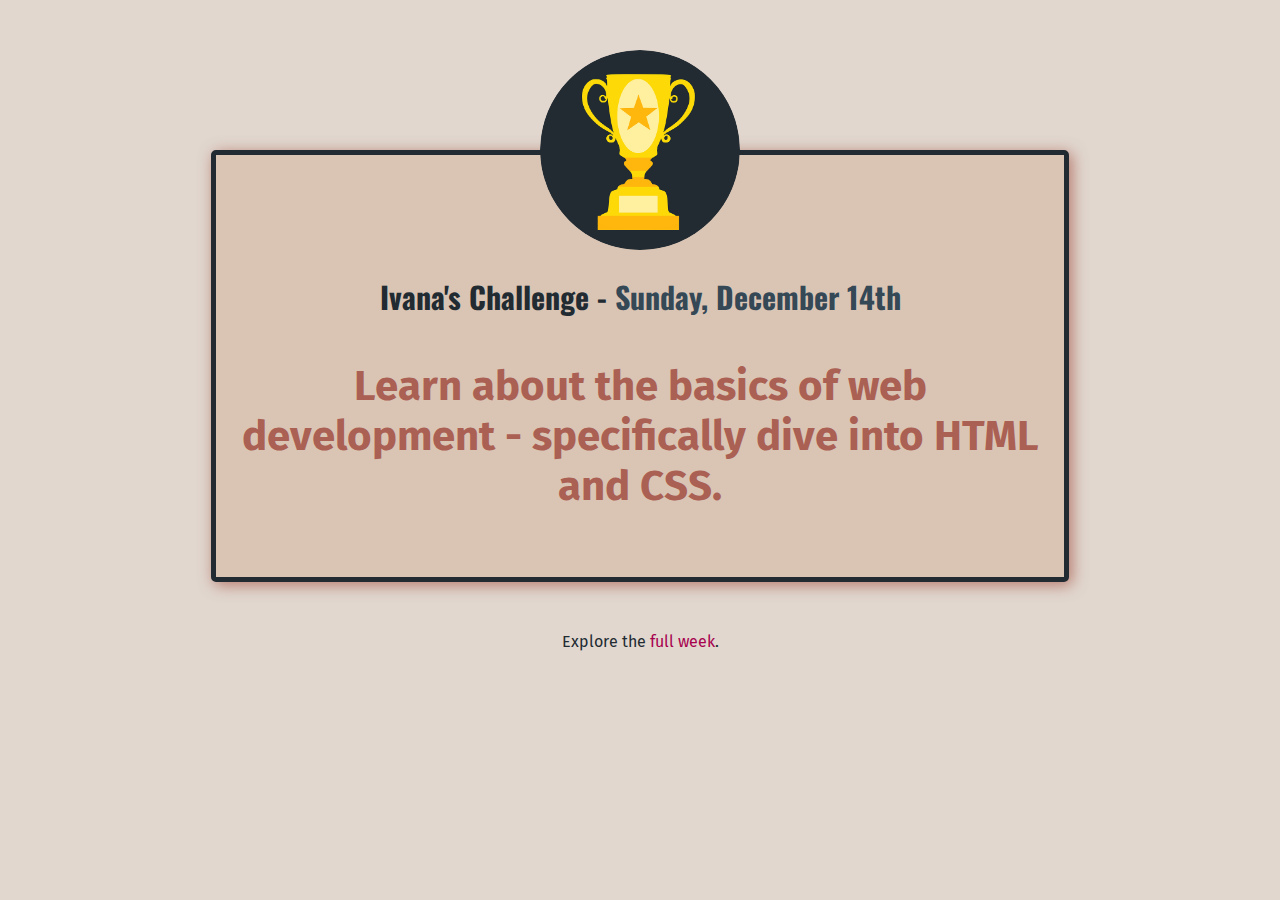
<file: 01-first-website-days-1-8/index.html>
<!DOCTYPE html>
<html lang="en">
  <head>
    <meta charset="UTF-8" />
    <meta name="viewport" content="width=device-width, initial-scale=1.0" />
    <title>My Daily Challenge</title>
    <link rel="stylesheet" href="styles/shared.css" />
    <link rel="stylesheet" href="styles/daily-challenge.css" />
    <link
      href="https://fonts.googleapis.com/css2?family=Fira+Sans:wght@400;700&family=Oswald:wght@700&display=swap"
      rel="stylesheet"
    />
  </head>
  <body>
    <div id="main-section">
      <main>
        <img src="images/trophy.png" alt="Trophy Image" />
        <h1>Ivana's Challenge - <span>Sunday, December 14th</span></h1>
        <p id="todays-challenge">
          Learn about the basics of web development - specifically dive into
          HTML and CSS.
        </p>
      </main>
    </div>
    <div id="footer">
      <footer>
        <p>
          Explore the
          <a href="full-week.html">full week</a>.
        </p>
      </footer>
    </div>
  </body>
</html>
</file>
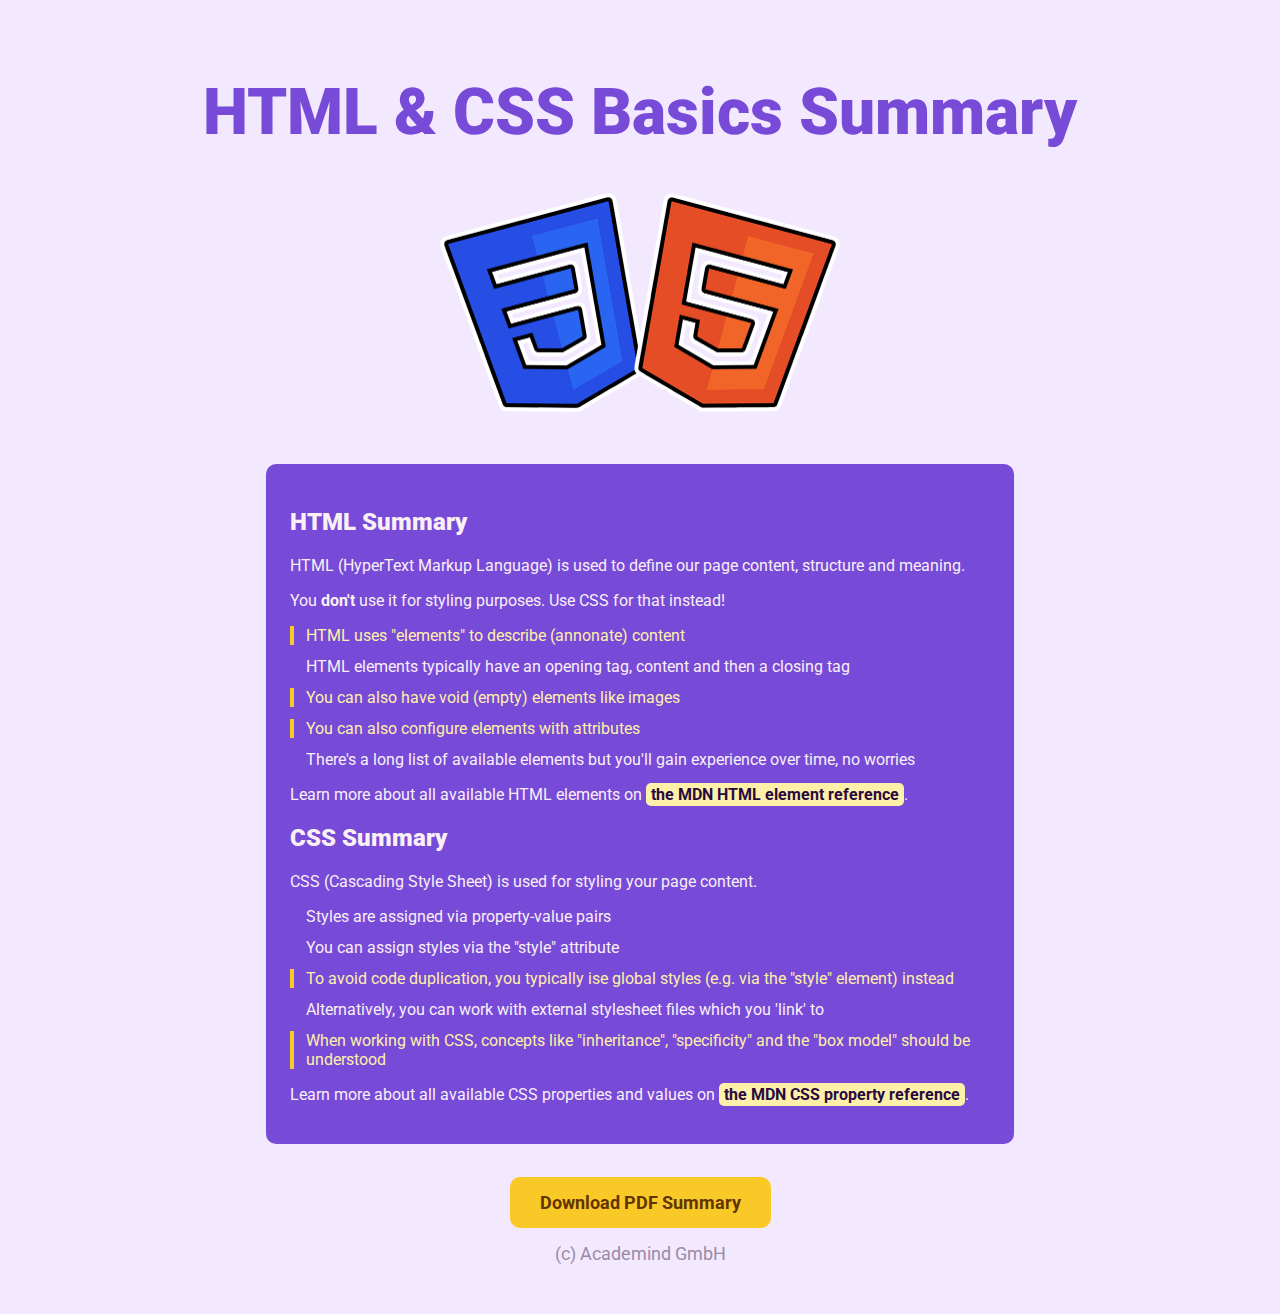
<file: 02-second-website-days-9-10/index.html>
<!DOCTYPE html>
<html lang="en">
  <head>
    <meta charset="UTF-8" />
    <meta name="viewport" content="width=device-width, initial-scale=1.0" />
    <link rel="stylesheet" href="styles/styles.css" />
    <link rel="preconnect" href="https://fonts.gstatic.com" />
    <link
      href="https://fonts.googleapis.com/css2?family=Roboto:wght@400;900&display=swap"
      rel="stylesheet"
    />
    <title>HTML & CSS Basics Summary</title>
  </head>
  <body>
    <div id="header">
      <header>
        <h1>HTML &amp; CSS Basics Summary</h1>
        <img alt="HTML and CSS logos" src="images/html-css.png" />
      </header>
    </div>
    <div id="main-section">
      <main>
        <section>
          <h2>HTML Summary</h2>
          <p>
            HTML (HyperText Markup Language) is used to define our page content,
            structure and meaning.
          </p>
          <p>
            You <strong>don't</strong> use it for styling purposes. Use CSS for
            that instead!
          </p>
          <ul>
            <li class="highlighted">
              HTML uses "elements" to describe (annonate) content
            </li>
            <li>
              HTML elements typically have an opening tag, content and then a
              closing tag
            </li>
            <li class="highlighted">
              You can also have void (empty) elements like images
            </li>
            <li class="highlighted">
              You can also configure elements with attributes
            </li>
            <li>
              There's a long list of available elements but you'll gain
              experience over time, no worries
            </li>
          </ul>
          <p>
            Learn more about all available HTML elements on
            <a
              href="https://developer.mozilla.org/en-US/docs/Web/HTML/Element"
              target="_blank"
              >the MDN HTML element reference</a
            >.
          </p>
        </section>

        <section>
          <h2>CSS Summary</h2>
          <p>
            CSS (Cascading Style Sheet) is used for styling your page content.
          </p>
          <ul>
            <li>Styles are assigned via property-value pairs</li>
            <li>You can assign styles via the "style" attribute</li>
            <li class="highlighted">
              To avoid code duplication, you typically ise global styles (e.g.
              via the "style" element) instead
            </li>
            <li>
              Alternatively, you can work with external stylesheet files which
              you 'link' to
            </li>
            <li class="highlighted">
              When working with CSS, concepts like "inheritance", "specificity"
              and the "box model" should be understood
            </li>
          </ul>
          <p>
            Learn more about all available CSS properties and values on
            <a
              href="https://developer.mozilla.org/en-US/docs/Web/CSS/Reference"
              target="_blank"
              >the MDN CSS property reference</a
            >.
          </p>
        </section>
      </main>
    </div>
    <div id="footer">
      <footer>
        <a href="pdfs/html-css-basics-summary.pdf" target="_blank"
          >Download PDF Summary</a
        >
        <p>(c) Academind GmbH</p>
      </footer>
    </div>
  </body>
</html>
</file>
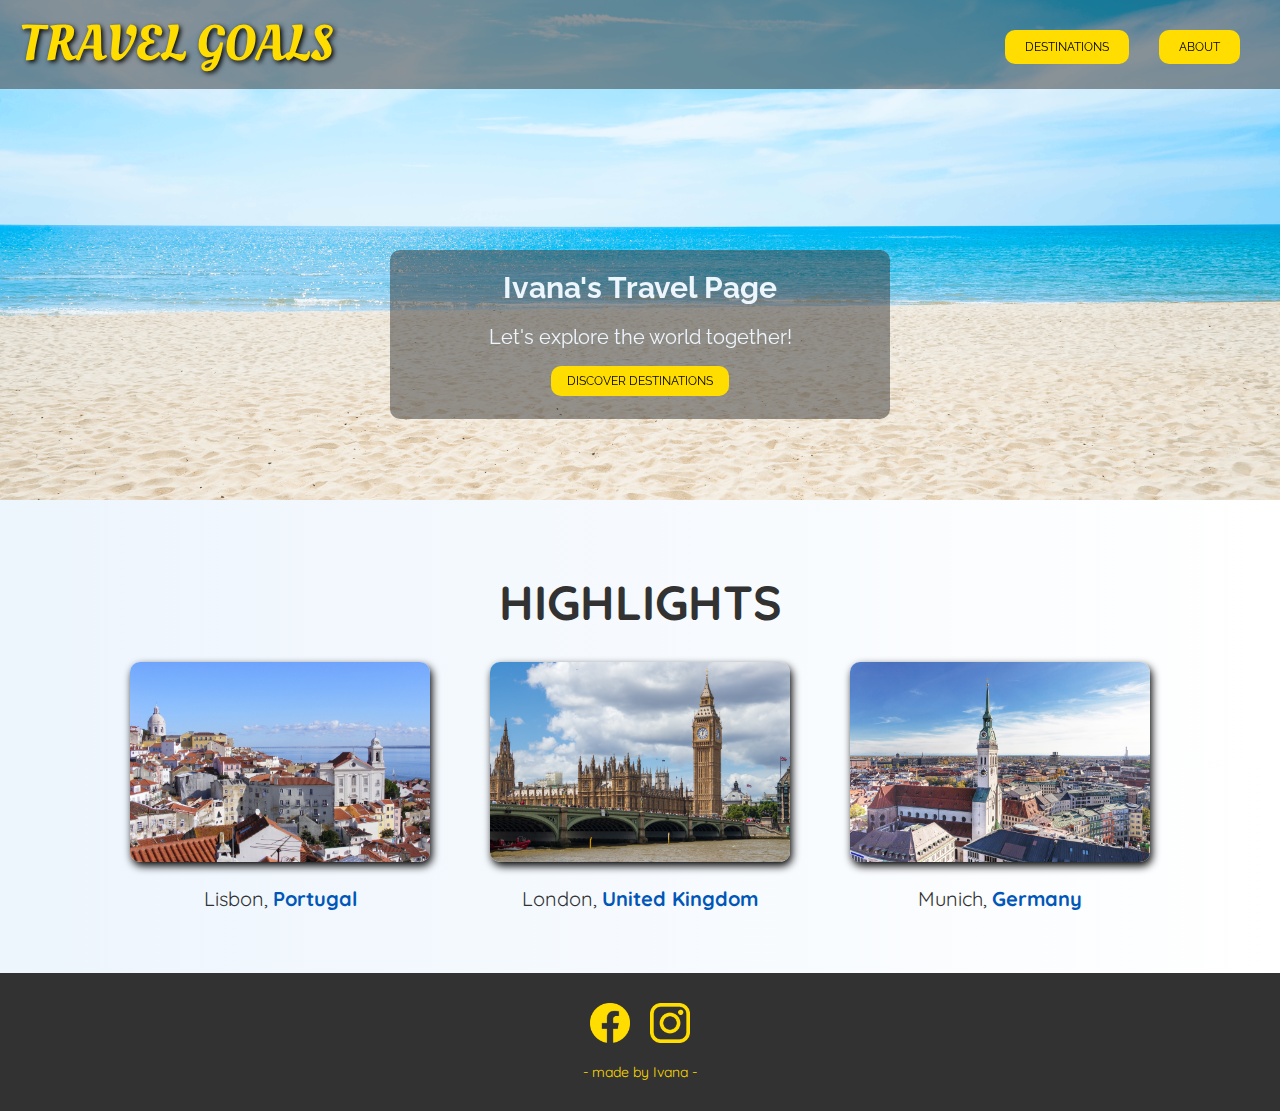
<file: 03-third-website-days-15-20/index.html>
<!DOCTYPE html>
<html lang="en">
  <head>
    <meta charset="UTF-8" />
    <meta name="viewport" content="width=device-width, initial-scale=1.0" />
    <link rel="stylesheet" href="styles/shared.css" />
    <link rel="stylesheet" href="styles/styles.css" />
    <link
      href="https://fonts.googleapis.com/css2?family=Raleway:wght@700&family=Oleo+Script:wght@700&family=Quicksand:wght@300;500;700&display=swap"
      rel="stylesheet"
    />
    <title>Travel Goals</title>
  </head>
  <body>
    <header>
      <div id="page-logo">
        <a href="index.html">Travel Goals</a>
      </div>
      <nav>
        <ul>
          <li>
            <a href="destinations.html">Destinations</a>
          </li>
          <li>
            <a href="">About</a>
          </li>
        </ul>
      </nav>
    </header>
    <main>
      <section id="hero">
        <div id="hero-content">
          <h1>Ivana's Travel Page</h1>
          <p>Let's explore the world together!</p>
          <a href="destinations.html">discover destinations</a>
        </div>
      </section>
      <section id="highlights">
        <h2>Highlights</h2>
        <ul id="destinations">
          <li class="destination">
            <a href="destinations.html">
              <img
                src="images/destinations/lisbon.jpg"
                alt="Lisbon, Portugal"
              />
            </a>
            <p>Lisbon, <strong>Portugal</strong></p>
          </li>
          <li class="destination">
            <a href="destinations.html">
              <img
                src="images/destinations/london.jpg"
                alt="London, United Kingdom"
              />
            </a>
            <p>London, <strong>United Kingdom</strong></p>
          </li>
          <li class="destination">
            <a href="destinations.html">
              <img src="images/destinations/munich.jpg" alt="Munich, Germany" />
            </a>
            <p>Munich, <strong>Germany</strong></p>
          </li>
        </ul>
      </section>
    </main>
    <footer>
      <ul>
        <li>
          <a href="https://facebook.com" target="_blank"
            ><img src="images/icons/facebook.png" alt="Facebook logo"
          /></a>
        </li>
        <li>
          <a href="https://instagram.com" target="_blank"
            ><img src="images/icons/instagram.png" alt="Instagram logo"
          /></a>
        </li>
      </ul>
      <p>- made by Ivana -</p>
    </footer>
  </body>
</html>
</file>
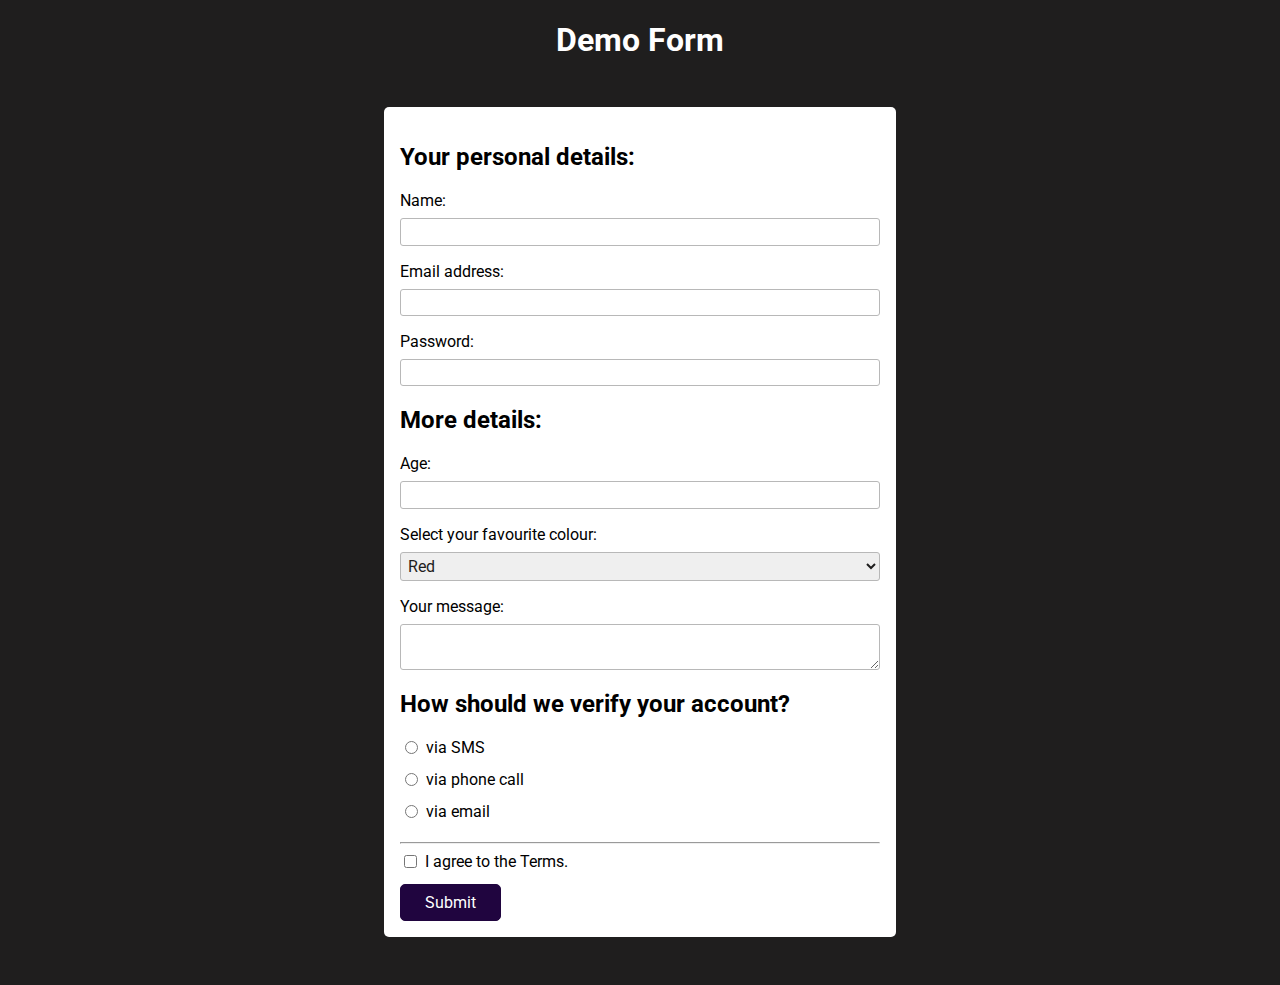
<file: 05-adding-forms-to-websites-days-26-28/index.html>
<!DOCTYPE html>
<html lang="en">
  <head>
    <meta charset="UTF-8" />
    <meta name="viewport" content="width=device-width, initial-scale=1.0" />
    <link rel="preconnect" href="https://fonts.gstatic.com" crossorigin />
    <link
      href="https://fonts.googleapis.com/css2?family=Fira+Sans&family=Roboto&display=swap"
      rel="stylesheet"
    />
    <link rel="stylesheet" href="styles.css" />
    <title>HTML Form</title>
  </head>
  <body>
    <header>
      <h1>Demo Form</h1>
    </header>
    <main>
      <form action="/" method="GET">
        <section>
          <h2>Your personal details:</h2>
          <ul>
            <li>
              <label for="your-name">Name:</label>
              <input type="text" name="user-name" id="your-name" required />
            </li>
            <li>
              <label for="your-email">Email address:</label>
              <input type="email" name="user-email" id="your-email" required />
            </li>
            <li>
              <label for="your-password">Password:</label>
              <input
                type="password"
                name="user-password"
                id="your-password"
                required
                minlength="7"
              />
            </li>
          </ul>
        </section>
        <section>
          <h2>More details:</h2>
          <ul>
            <li>
              <label for="your-age">Age:</label>
              <input
                type="number"
                name="user-age"
                id="your-age"
                required
                min="18"
                step="1"
              />
            </li>
            <label for="favourite-colour">Select your favourite colour:</label>
            <select id="favourite-colour" name="favourite-colour">
              <option value="red">Red</option>
              <option value="green">Green</option>
              <option value="blue">Blue</option>
            </select>
          </ul>
        </section>
        <section>
          <label for="your-message">Your message:</label>
          <textarea name="user-message" id="your-message"></textarea>
        </section>
        <section>
          <h2>How should we verify your account?</h2>
          <ul>
            <li class="form-control-inline">
              <input
                type="radio"
                name="verification"
                id="verify-sms"
                value="sms"
              />
              <label for="verify-sms">via SMS</label>
            </li>
            <li class="form-control-inline">
              <input
                type="radio"
                name="verification"
                id="verify-call"
                value="call"
              />
              <label for="verify-call">via phone call</label>
            </li>
            <li class="form-control-inline">
              <input
                type="radio"
                name="verification"
                id="verify-email"
                value="email"
              />
              <label for="verify-email">via email</label>
            </li>
          </ul>
        </section>
        <hr />
        <section>
          <div class="form-control-inline">
            <input type="checkbox" id="agree-terms" name="terms" />
            <label for="agree-terms">I agree to the Terms.</label>
          </div>
        </section>
        <section>
          <button>Submit</button>
        </section>
      </form>
    </main>
  </body>
</html>
</file>
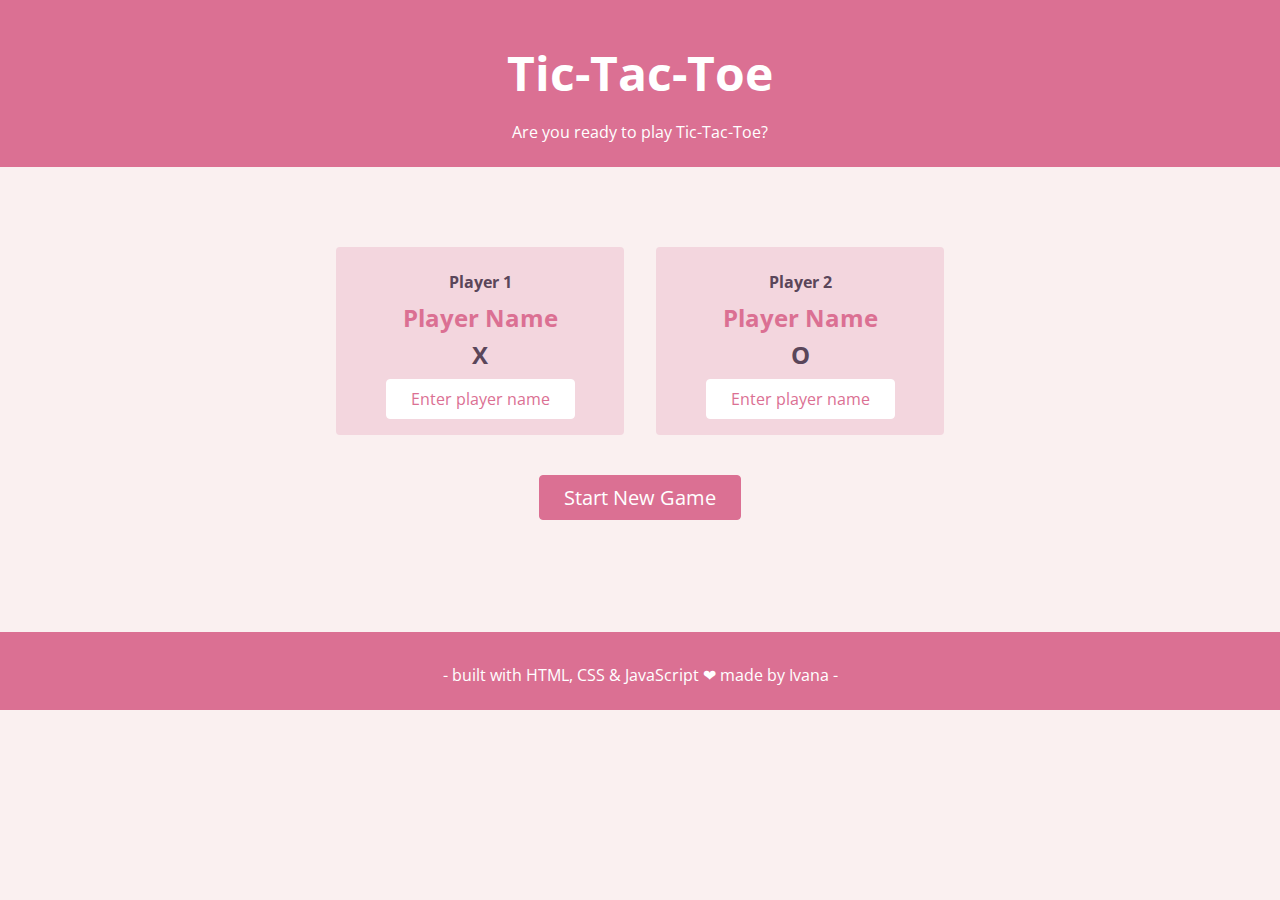
<file: 06-tic-tac-toe-days-40-44/index.html>
<!DOCTYPE html>
<html lang="en">
  <head>
    <meta charset="UTF-8" />
    <meta name="viewport" content="width=device-width, initial-scale=1.0" />
    <title>Tic-Tac-Toe</title>
    <link rel="preconnect" href="https://fonts.googleapis.com" />
    <link rel="preconnect" href="https://fonts.gstatic.com" crossorigin />
    <link
      href="https://fonts.googleapis.com/css2?family=Open+Sans:ital,wght@0,300..800;1,300..800&display=swap"
      rel="stylesheet"
    />
    <link rel="stylesheet" href="styles/styles.css" />
    <link rel="stylesheet" href="styles/overlays.css" />
    <link rel="stylesheet" href="styles/configuration.css" />
    <link rel="stylesheet" href="styles/game.css" />
    <script src="scripts/config.js" defer></script>
    <script src="scripts/game.js" defer></script>
    <script src="scripts/app.js" defer></script>
  </head>
  <body>
    <header id="main-header">
      <h1>Tic-Tac-Toe</h1>
      <p>Are you ready to play Tic-Tac-Toe?</p>
    </header>
    <main>
      <div id="backdrop"></div>
      <aside class="modal" id="config-overlay">
        <h2>Enter your name:</h2>
        <form>
          <div class="form-control">
            <label for="playername">Player name: </label>
            <input type="text" name="player-name" id="playername" required />
          </div>
          <p id="config-errors"></p>
          <div>
            <button type="reset" class="btn btn-alt" id="cancel-config-btn">
              Cancel
            </button>
            <button type="submit" class="btn">Confirm</button>
          </div>
        </form>
      </aside>

      <aside class="modal" id="error-msg-no-name">
        <p>
          Please set custom player names for both players before starting the
          game!
        </p>
        <button type="submit" class="btn close-error-msg-btn">Confirm</button>
      </aside>

      <aside class="modal" id="error-msg-same-name">
        <p>Players cannot have the same name - please set another name(s)!</p>
        <button type="submit" class="btn close-error-msg-btn">Confirm</button>
      </aside>

      <aside class="modal" id="error-msg-double-selection">
        <p>Please select a field that hasn't already been selected!</p>
        <button type="submit" class="btn close-error-msg-btn">
          Confirm
        </button>
      </aside>

      <section id="game-configuration">
        <ol>
          <li>
            <article id="player-1-data">
              <h2>Player 1</h2>
              <h3>Player Name</h3>
              <p class="player-symbol">X</p>
              <button
                class="btn btn-alt"
                id="edit-player-1-btn"
                data-playerid="1"
              >
                Enter player name
              </button>
            </article>
          </li>
          <li>
            <article id="player-2-data">
              <h2>Player 2</h2>
              <h3>Player Name</h3>
              <p class="player-symbol">O</p>
              <button
                class="btn btn-alt"
                id="edit-player-2-btn"
                data-playerid="2"
              >
                Enter player name
              </button>
            </article>
          </li>
        </ol>
        <button class="btn" id="start-game-btn">Start New Game</button>
      </section>
      <section id="active-game">
        <article id="game-over">
          <h2>You won, <span id="winner-player-name">player name</span>!</h2>
          <p>
            <span id="loser-player-name">player name</span>, are you ready for a
            rematch?
          </p>
          <p>Click the 'Start New Game' button above and play again.</p>
        </article>
        <p>It's your turn <span id="active-player-name">player name</span>!</p>
        <ol id="game-board">
          <li data-col="1" data-row="1"></li>
          <li data-col="2" data-row="1"></li>
          <li data-col="3" data-row="1"></li>

          <li data-col="1" data-row="2"></li>
          <li data-col="2" data-row="2"></li>
          <li data-col="3" data-row="2"></li>

          <li data-col="1" data-row="3"></li>
          <li data-col="2" data-row="3"></li>
          <li data-col="3" data-row="3"></li>
        </ol>
      </section>
    </main>
    <footer>
      <p>- built with HTML, CSS & JavaScript &#10084; made by Ivana -</p>
    </footer>
  </body>
</html>
</file>
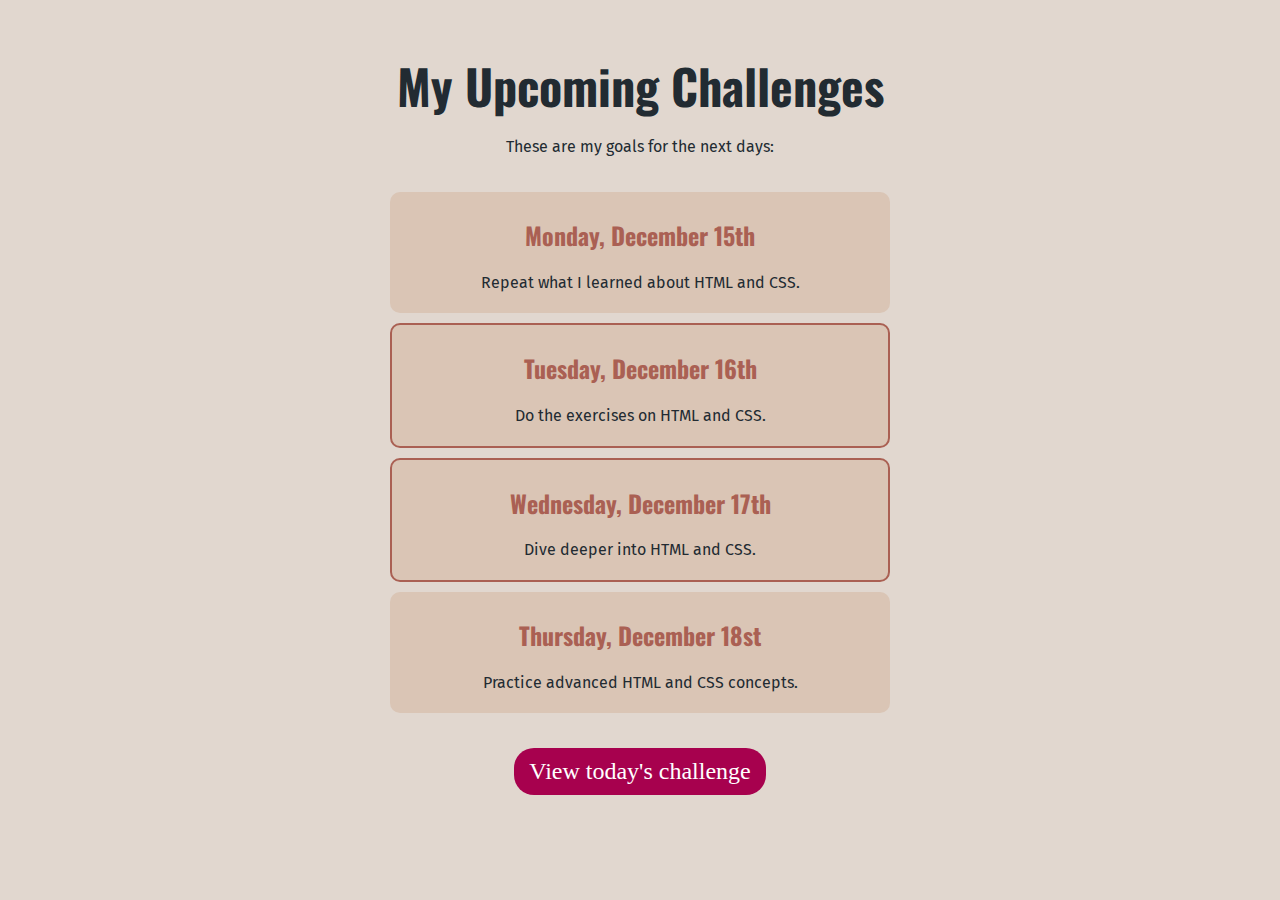
<file: 01-first-website-days-1-8/full-week.html>
<!DOCTYPE html>
<html lang="en">
  <head>
    <meta charset="UTF-8" />
    <meta name="viewport" content="width=device-width, initial-scale=1.0" />
    <title>My Upcoming Challenges</title>
    <link rel="stylesheet" href="styles/shared.css" />
    <link rel="stylesheet" href="styles/full-week.css" />
    <link
      href="https://fonts.googleapis.com/css2?family=Fira+Sans:wght@400;700&family=Oswald:wght@700&display=swap"
      rel="stylesheet"
    />
  </head>
  <body>
    <header>
      <h1>My Upcoming Challenges</h1>
      <p id="description">These are my goals for the next days:</p>
    </header>
    <main>
      <ul>
        <li>
          <h2>Monday, December 15th</h2>
          <p>Repeat what I learned about HTML and CSS.</p>
        </li>
        <li class="highlight-goal">
          <h2>Tuesday, December 16th</h2>
          <p>Do the exercises on HTML and CSS.</p>
        </li>
        <li class="highlight-goal">
          <h2>Wednesday, December 17th</h2>
          <p>Dive deeper into HTML and CSS.</p>
        </li>
        <li>
          <h2>Thursday, December 18st</h2>
          <p>Practice advanced HTML and CSS concepts.</p>
        </li>
      </ul>
      <a href="index.html">View today's challenge</a>
    </main>
  </body>
</html>
</file>
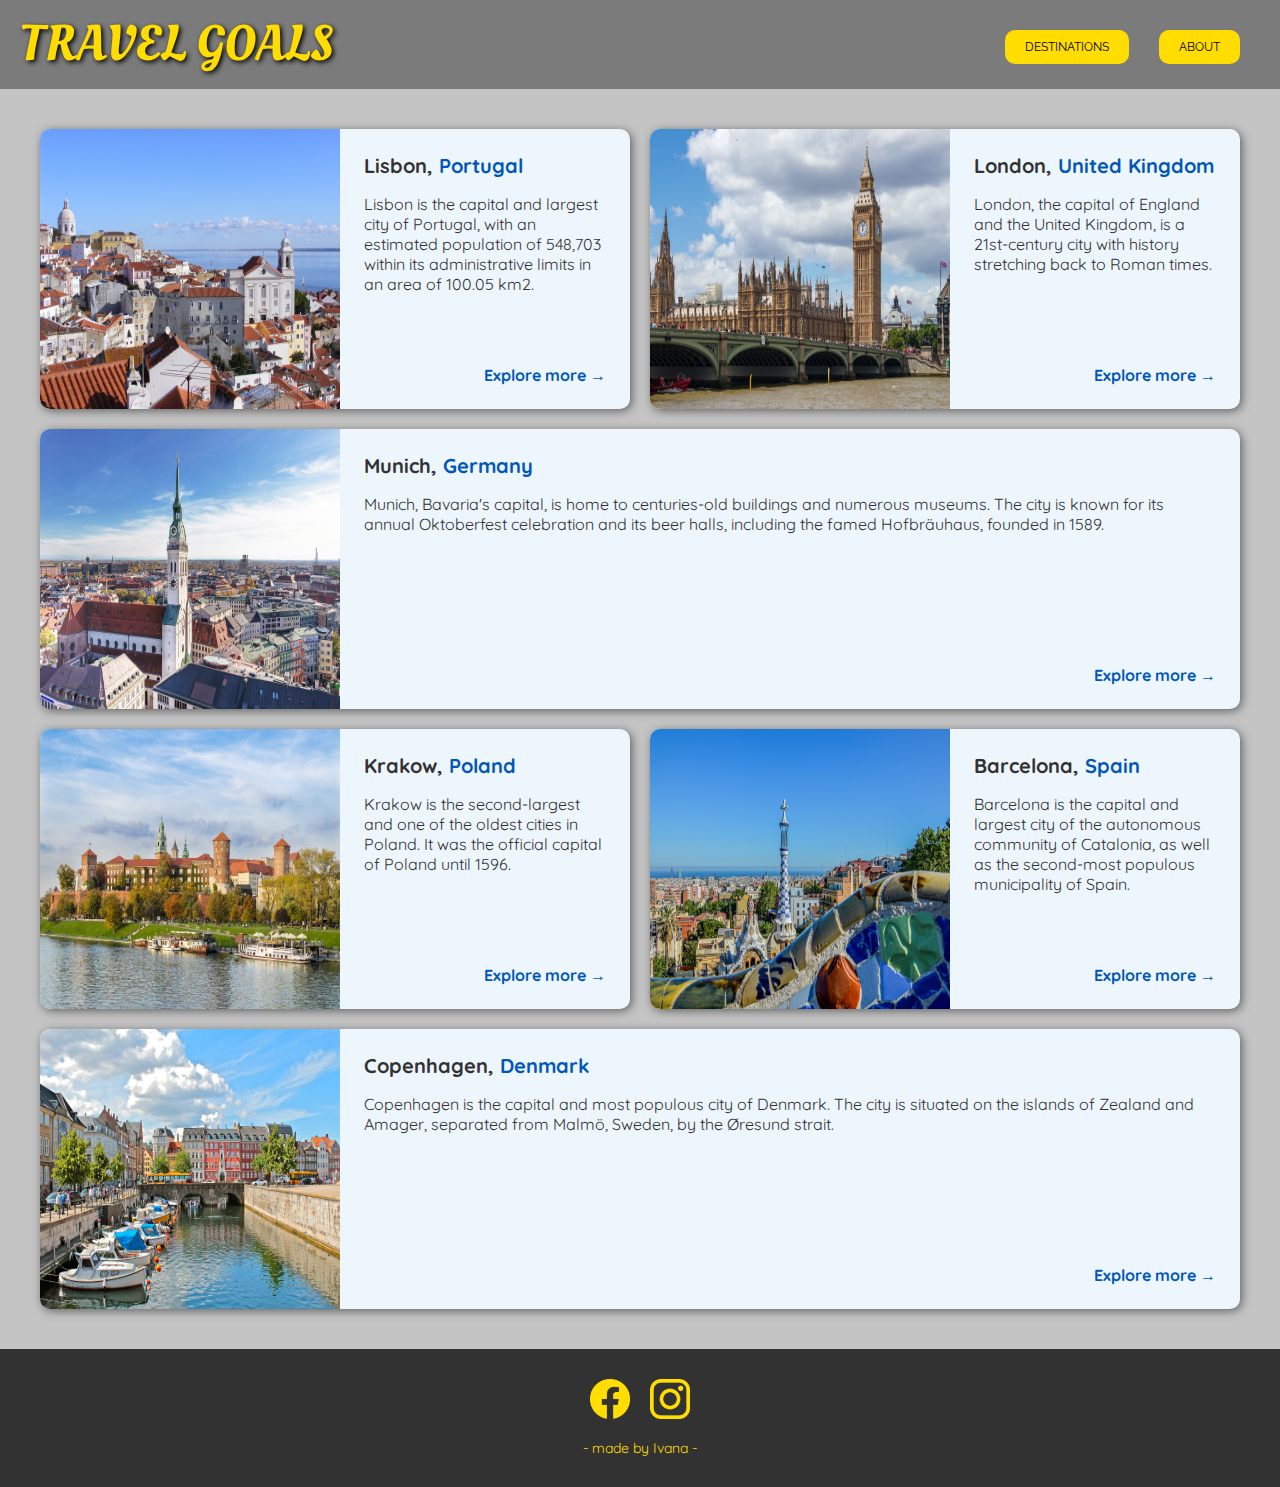
<file: 03-third-website-days-15-20/destinations.html>
<!DOCTYPE html>
<html lang="en">
  <head>
    <meta charset="UTF-8" />
    <meta name="viewport" content="width=device-width, initial-scale=1.0" />
    <link rel="stylesheet" href="styles/shared.css" />
    <link rel="stylesheet" href="styles/destinations.css" />
    <link
      href="https://fonts.googleapis.com/css2?family=Raleway:wght@700&family=Oleo+Script:wght@700&family=Quicksand:wght@300;500;700&display=swap"
      rel="stylesheet"
    />
    <title>Travel Goals</title>
  </head>
  <body>
    <header>
      <div id="page-logo">
        <a href="index.html">Travel Goals</a>
      </div>
      <nav>
        <ul>
          <li>
            <a href="destinations.html">Destinations</a>
          </li>
          <li>
            <a href="">About</a>
          </li>
        </ul>
      </nav>
    </header>
    <main>
      <ul>
        <li>
          <img src="images/destinations/lisbon.jpg" alt="Lisbon, Portugal" />
          <div class="item-content">
            <div>
              <h2>Lisbon, <strong>Portugal</strong></h2>
              <p>
                Lisbon is the capital and largest city of Portugal, with an
                estimated population of 548,703 within its administrative limits
                in an area of 100.05 km2.
              </p>
            </div>
            <div class="actions">
              <a href="https://en.wikipedia.org/wiki/Lisbon" target="_blank"
                ><strong>Explore more &#x2192</strong></a
              >
            </div>
          </div>
        </li>
        <li>
          <img
            src="images/destinations/london.jpg"
            alt="London, United Kingdom"
          />
          <div class="item-content">
            <div>
              <h2>London, <strong>United Kingdom</strong></h2>
              <p>
                London, the capital of England and the United Kingdom, is a
                21st-century city with history stretching back to Roman times.
              </p>
            </div>
            <div class="actions">
              <a href="https://en.wikipedia.org/wiki/London" target="_blank"
                ><strong>Explore more &#x2192</strong></a
              >
            </div>
          </div>
        </li>
        <li>
          <img src="images/destinations/munich.jpg" alt="Munich, Germany" />
          <div class="item-content">
            <div>
              <h2>Munich, <strong>Germany</strong></h2>
              <p>
                Munich, Bavaria's capital, is home to centuries-old buildings
                and numerous museums. The city is known for its annual
                Oktoberfest celebration and its beer halls, including the famed
                Hofbräuhaus, founded in 1589.
              </p>
            </div>
            <div class="actions">
              <a href="https://en.wikipedia.org/wiki/Munich" target="_blank"
                ><strong>Explore more &#x2192</strong></a
              >
            </div>
          </div>
        </li>
        <li>
          <img src="images/destinations/krakow.jpg" alt="Krakow, Poland" />
          <div class="item-content">
            <div>
              <h2>Krakow, <strong>Poland</strong></h2>
              <p>
                Krakow is the second-largest and one of the oldest cities in Poland. 
                It was the official capital of Poland until 1596.
              </p>
            </div>
            <div class="actions">
              <a href="https://en.wikipedia.org/wiki/Krak%C3%B3w" target="_blank"
                ><strong>Explore more &#x2192</strong></a
              >
            </div>
          </div>
        </li>
        <li>
          <img src="images/destinations/barcelona.jpg" alt="Barcelona, Spain" />
          <div class="item-content">
            <div>
              <h2>Barcelona, <strong>Spain</strong></h2>
              <p>
                Barcelona is the capital and largest city of the autonomous community of Catalonia, 
                as well as the second-most populous municipality of Spain.
              </p>
            </div>
            <div class="actions">
              <a href="https://en.wikipedia.org/wiki/Barcelona" target="_blank"
                ><strong>Explore more &#x2192</strong></a
              >
            </div>
          </div>
        </li>
        <li>
          <img src="images/destinations/copenhagen.jpg" alt="Copenhagen, Denmark" />
          <div class="item-content">
            <div>
              <h2>Copenhagen, <strong>Denmark</strong></h2>
              <p>
                Copenhagen is the capital and most populous city of Denmark. 
                The city is situated on the islands of Zealand and Amager, 
                separated from Malmö, Sweden, by the Øresund strait.
              </p>
            </div>
            <div class="actions">
              <a href="https://en.wikipedia.org/wiki/Copenhagen" target="_blank"
                ><strong>Explore more &#x2192</strong></a
              >
            </div>
          </div>
        </li>
      </ul>
    </main>
    <footer>
      <ul>
        <li>
          <a href="https://facebook.com" target="_blank"
            ><img src="images/icons/facebook.png" alt="Facebook logo"
          /></a>
        </li>
        <li>
          <a href="https://instagram.com" target="_blank"
            ><img src="images/icons/instagram.png" alt="Instagram logo"
          /></a>
        </li>
      </ul>
      <p>- made by Ivana -</p>
    </footer>
  </body>
</html>
</file>
<file: 01-first-website-days-1-8/styles/shared.css>
body {
    text-align: center;
    background-color: rgb(225, 215, 207);
    color: rgb(34, 43, 50);
    margin: 50px;
}

h1 {
    font-family: 'Oswald', sans-serif;
    text-align: center;
}
  
p {
    font-family: 'Fira Sans', sans-serif;
    text-align: center;
}

#description {
    margin-bottom: 36px;
}
  
a {
    color: rgb(167, 1, 78);
    text-decoration: none;
}
  
a:hover {
    text-decoration: underline;
}
</file>
<file: 01-first-website-days-1-8/styles/daily-challenge.css>
main {
  width: 800px;
  margin: 150px auto 50px auto;
  padding: 24px;
  background-color: rgb(218, 197, 181);
  border: 5px solid rgb(34, 43, 50);
  border-radius: 5px;
  box-shadow: 3px 3px 15px rgb(170, 96, 83, 0.8);
}

img {
  width: 200px;
  height: 200px;
  border-radius: 50%;
  margin-top: -129px;
}

h1 {
  font-size: 30px;
}

span {
  color: rgb(53, 72, 86);
}

#todays-challenge {
  color: rgb(170, 96, 83);
  font-weight: bold;
  font-size: 42px;
}

a:hover {
  color: rgb(193, 0, 87);
  font-weight: bold;
  text-decoration: none;
}
</file>
<file: 02-second-website-days-9-10/styles/styles.css>
body {
    font-family: 'Roboto', sans-serif;
    background: rgb(243, 233, 255);
}

header {
    text-align: center;
    padding: 24px;
}

h1 {
    font-size: 64px;
    font-weight: 900;
    color: rgb(119, 74, 216);
}

img {
    width: 400px;
}

main {
    background-color: rgb(119, 74, 216);
    border-radius: 10px;
    padding: 24px;
    margin: 24px auto;
    width: 700px;
    color: rgb(249, 239, 245);
}

h2 {
    font-weight: 900;
}

ul {
    margin: 0;
    padding: 0;
    list-style: none;
}

li {
    margin: 12px 0;
    padding-left: 12px;
    border-left: 4px solid transparent;
}

.highlighted {
    border-left: 4px solid rgb(249, 201, 39);
    color: rgb(254, 240, 169);
}

a {
    text-decoration: none;
    background-color: rgb(254, 240, 169);
    padding: 2px 5px;
    border-radius: 5px;
    color: rgb(41, 10, 64);
    font-weight: 700;
}

a:hover, a:active {
    background-color: rgb(249, 201, 39);
}

footer {
    text-align: center;
    padding: 24px;
    font-size: 18px;
    font-weight: 400;
}

footer a {
    text-decoration: none;
    background-color: rgb(249, 201, 39);
    padding: 15px 30px;
    border-radius: 10px;
    color: rgb(97, 52, 0);
    font-weight: 700;
}

footer a:hover, footer a:active {
    border: 2px solid rgb(249, 201, 39);
    background-color: rgb(254, 240, 169);
}

footer p {
    color: rgb(153, 139, 166);
    margin-top: 30px;
}
</file>
<file: 03-third-website-days-15-20/styles/shared.css>
body {
  font-family: "Quicksand", sans-serif;
  margin: 0;
}

#page-logo a {
  padding: 10px;
  font-family: "Oleo Script", sans-serif;
  color: rgb(255, 221, 0);
  font-size: 50px;
  text-decoration: none;
  text-transform: uppercase;
  text-shadow: 2px 2px 5px rgb(0, 0, 0);
}

header {
  background-color: rgba(50, 50, 50, 0.5);
  padding: 10px;
  display: flex;
  align-items: center;
  justify-content: space-between;
  position: fixed;
  box-sizing: border-box;
  width: 100%;
}

ul {
  list-style: none;
  margin: 0 15px;
  padding: 0;
}

header ul {
  display: flex;
}

header li {
  margin: 0 15px;
}

header li a {
  text-decoration: none;
  color: black;
  font-family: "Raleway", sans-serif;
  text-transform: uppercase;
  font-size: 12px;
  padding: 10px 20px;
  background-color: rgb(255, 221, 0);
  border-radius: 10px;
}

header li a:hover {
  background-color: rgba(255, 221, 0, 0.79);
}

footer {
  background-color: rgb(50, 50, 50);
  padding: 30px;
}

footer ul {
  display: flex;
  justify-content: center;
}

footer li {
  width: 40px;
  height: 40px;
  margin: 0 10px;
}

footer img {
  width: 100%;
  height: 100%;
}

footer p {
  text-align: center;
  font-size: 14px;
  color: rgb(255, 221, 0);
  margin: 0;
  padding-top: 20px;
}
</file>
<file: 03-third-website-days-15-20/styles/styles.css>
#hero {
  height: 500px;
  background-image: url("../images/hero-img.png");
  background-position: center;
  background-size: cover;
}

#hero-content {
  width: 500px;
  background-color: rgba(50, 50, 50, 0.5);
  border-radius: 10px;
  text-align: center;
  padding: 20px 0 30px;
  margin: 0 auto;
  position: relative;
  top: 250px;
}

#hero-content h1 {
  margin: 0;
  color: rgb(237, 245, 253);
  font-family: "Raleway", sans-serif;
  font-size: 30px;
}

#hero-content p {
  color: rgb(237, 245, 253);
  font-family: "Raleway", sans-serif;
  font-size: 20px;
}

#hero-content a {
  text-decoration: none;
  color: black;
  font-family: "Raleway", sans-serif;
  text-transform: uppercase;
  font-size: 12px;
  padding: 8px 16px;
  background-color: rgb(255, 221, 0);
  border-radius: 10px;
}

#hero-content a:hover {
  background-color: rgba(255, 221, 0, 0.79);
}

#highlights {
  padding: 12px;
  background: linear-gradient(90deg, rgb(237, 245, 253), rgb(255, 255, 255));
}

#highlights h2 {
  text-align: center;
  margin: 60px auto 30px;
  color: rgb(50, 50, 50);
  text-transform: uppercase;
  font-size: 48px;
}

#destinations {
  display: flex;
  justify-content: center;
  width: 85%;
  margin: auto;
  margin-bottom: 30px;
}

.destination {
  margin: 0 30px;
}

.destination img {
  height: 200px;
  width: 300px;
  box-shadow: 2px 4px 8px rgb(0, 0, 0);
  border-radius: 10px;
  object-fit: cover;
}

.destination img:hover {
  transform: scale(1.05);
}

.destination p {
  text-align: center;
  color: rgb(50, 50, 50);
  font-size: 20px;
}

.destination strong {
  color: rgb(0, 87, 183);
}
</file>
<file: 05-adding-forms-to-websites-days-26-28/styles.css>
body {
  background-color: rgb(31, 30, 30);
  font-family: "Roboto", sans-serif;
}

h1 {
  text-align: center;
  color: white;
}

ul {
  list-style: none;
  margin: 0;
  padding: 0;
}

form {
  width: 30rem;
  margin: 3rem auto;
  background-color: rgb(255, 255, 255);
  padding: 1rem;
  border-radius: 5px;
}

label {
  margin-bottom: 0.5rem;
  display: block;
}

input,
textarea,
select {
  width: 100%;
  display: block;
  margin-bottom: 1rem;
  box-sizing: border-box;
  font: inherit;
  border: 1px solid rgb(184, 184, 184);
  border-radius: 3px;
  padding: 0.2rem;
  color: rgb(31, 30, 30);
}

input:focus,
textarea:focus {
  background-color: rgb(245, 235, 255);
  color: rgb(32, 5, 63);
  border-color: rgb(32, 5, 63);
}

button {
  display: block;
  font: inherit;
  background-color: rgb(32, 5, 63);
  color: white;
  border: 1px solid rgb(32, 5, 63);
  padding: 0.5rem 1.5rem;
  border-radius: 5px;
  cursor: hand;
}

button:hover {
  background-color: rgb(65, 25, 109);
  border-color: rgb(65, 25, 109);
}

.form-control-inline {
  display: flex;
}

.form-control-inline input {
  width: auto;
  margin-right: 0.5rem;
}
</file>
<file: 06-tic-tac-toe-days-40-44/styles/styles.css>
:root {
  --white-color: rgb(255, 255, 255);
  --white-color-hover: rgb(250, 250, 250);
  --pink-color-light: palevioletred;
  --pink-color-dark: rgb(190, 70, 110);
  --pink-color-darker: rgb(170, 90, 120);
  --purple-color: rgb(90, 70, 90);
  --red-color-error: rgb(215, 0, 60);
}

body {
  margin: 0;
  font-family: "Open Sans", sans-serif;
  color: var(--purple-color);
  background-color: rgb(250, 240, 240);
}

body.no-scroll {
  overflow: hidden;
}

#main-header {
  background-color: var(--pink-color-light);
  color: var(--white-color);
  padding: 0.5rem 5%;
  text-align: center;
}

#main-header h1 {
  font-size: 3em;
  margin-bottom: 0;
}

.btn {
  font: inherit;
  padding: 0.5rem 1.5rem;
  background-color: var(--pink-color-light);
  border: 1px solid var(--pink-color-light);
  border-radius: 4px;
  color: var(--white-color);
  cursor: pointer;
}

.btn-alt {
  background-color: var(--white-color);
  border-color: var(--white-color);
  color: var(--pink-color-light);
}

.btn:hover {
  background-color: var(--pink-color-dark);
  border: 2px solid var(--pink-color-dark);
  margin: -1px;
}

.btn-alt:hover {
  background-color: var(--white-color-hover);
  color: var(--pink-color-dark);
}

footer {
  background-color: var(--pink-color-light);
  color: var(--white-color);
  padding: 1rem 5% 0.5rem;
  text-align: center;
}
</file>
<file: 06-tic-tac-toe-days-40-44/styles/overlays.css>
.modal {
  position: fixed;
  top: 20%;
  left: 5%;
  width: 90%;
  background-color: var(--white-color);
  padding: 1rem;
  border-radius: 4px;
  box-shadow: 0 2px 10px rgba(var(--pink-color-light-rgb), 0.3);
  display: none;
}

#error-msg-no-name, #error-msg-same-name, #error-msg-double-selection {
  top: 30%;
  color: var(--red-color-error);
  font-weight: bold;
  text-align: center;
}

#backdrop {
  position: fixed;
  top: 0;
  left: 0;
  width: 100%;
  height: 100%;
  background-color: rgba(10, 0, 0, 0.65);
  display: none;
}

@media (min-width: 48rem) {
  .modal {
    left: calc(50% - 20rem);
    width: 40rem;
  }
}
</file>
<file: 06-tic-tac-toe-days-40-44/styles/configuration.css>
#config-overlay {
  text-align: center;
  color: var(--pink-color-dark);
}

#config-overlay h2 {
  margin: 0.5rem 0;
}

.form-control {
  margin: 0.5rem 0;
}

.form-control input {
  font: inherit;
  border: 1px solid var(--pink-color-dark);
  width: 15rem;
  margin: 0.5rem 0;
  padding: 0.25rem;
}

.error label {
  color: var(--red-color-error);
  font-weight: bold;
}

.error input {
  border-color: var(--red-color-error);
  background-color: rgb(255, 225, 225);
  color: var(--red-color-error);
}

#game-configuration {
  width: 90%;
  max-width: 40rem;
  margin: 4rem auto 7rem;
  text-align: center;
}

#game-configuration ol {
  list-style: none;
  margin: 0;
  padding: 0;
  display: flex;
}

#game-configuration li {
  margin: 1rem;
  padding: 1rem;
  width: 50%;
  background-color: rgba(215, 110, 150, 0.2);
  border-radius: 4px;
  box-shadow: 0 1px 5px rgba(var(--purple-color-rgb), 0.3);
}

#game-configuration h2 {
  font-size: 1rem;
  margin: 0.5rem 0;
  color: var(--purple-color);
}

#game-configuration h3 {
  font-size: 1.5rem;
  margin: 0.5rem 0 0.25rem;
  color: var(--pink-color-light);
}

.player-symbol {
  font-size: 1.5rem;
  font-weight: bold;
  margin: 0.25rem 0 0.5rem;
  color: var(--purple-color);
}

#start-game-btn {
  margin-top: 1.5rem;
  font-size: 1.25rem;
}
</file>
<file: 06-tic-tac-toe-days-40-44/styles/game.css>
#active-game {
  text-align: center;
  margin: 2rem 0 5rem;
  display: none;
}

#game-over {
  width: 90%;
  max-width: 40rem;
  margin: auto;
  padding: 1rem 2rem;
  background-color: var(--pink-color-darker);
  border-radius: 4px;
  box-shadow: 0 1px 5px rgba(var(--purple-color), 0.3);
  color: var(--white-color);
  display: none;
}

#game-over h2 {
  font-size: 2.5rem;
  margin: 0.5rem 0;
}

#active-player-name {
  font-weight: bold;
  color: var(--pink-color-dark);
}

#game-board {
  list-style: none;
  margin: 1rem 0;
  padding: 0;
  display: grid;
  grid-template-columns: repeat(3, 6rem);
  grid-template-rows: repeat(3, 6rem);
  justify-content: center;
  gap: 0.5rem;
}

#game-board li {
  background-color: rgba(215, 110, 150, 0.2);
  border-radius: 2px;
  display: flex;
  justify-content: center;
  align-items: center;
  font-size: 2.5rem;
  font-weight: bold;
}

#game-board li:hover {
  background-color: var(--pink-color-light);
  cursor: pointer;
}

#game-board li.disabled-x {
  background-color: var(--pink-color-light);
  cursor: default;
  color: var(--white-color);
}

#game-board li.disabled-o {
  background-color: var(--pink-color-darker);
  cursor: default;
  color: var(--white-color);
}
</file>
<file: 01-first-website-days-1-8/styles/full-week.css>
header {
  margin-bottom: 10px;
}

h1 {
  font-size: 48px;
  color: rgb(34, 43, 50);
  margin: 0;
}

a {
  background-color: rgb(167, 1, 78);
  color: white;
  border-radius: 20px;
  padding: 10px 15px;
  margin: 0;
  display: inline-block;
  font-size: 24px;
}

a:hover {
  background-color: rgb(193, 0, 87);
  text-decoration: none;
}

ul {
  list-style: none;
  width: 500px;
  margin: 35px auto;
  padding: 0;
}

li {
  margin: 10px 0;
  padding: 5px 0;
  background-color: rgb(218, 197, 181);
  border-radius: 10px;
}

li:hover {
  background-color: rgb(212, 189, 171);
}

h2 {
  color: rgb(170, 96, 83);
  font-family: "Oswald", sans-serif;
}

.highlight-goal {
  border: 2px solid rgb(170, 96, 83);
}
</file>
<file: 03-third-website-days-15-20/styles/destinations.css>
body {
  background-color: rgb(196, 196, 196);
  color: rgb(50, 50, 50);
}

header {
  position: static;
}

main ul {
  width: 1200px;
  margin: 40px auto;
  display: grid;
  grid-template-columns: 1fr 1fr;
  gap: 20px;
}

main li {
  display: flex;
  background-color: rgb(237, 245, 253);
  box-shadow: 2px 2px 10px rgba(0, 0, 0, 0.5);
  border-radius: 10px;
  overflow: hidden;
  object-fit: cover;
}

main li:nth-of-type(3),
main li:nth-of-type(6),
main li:nth-of-type(9) {
  grid-column: 1 / 3;
}

main li img {
  width: 300px;
  height: 280px;
}

.item-content {
  padding: 24px;
  display: flex;
  flex-direction: column;
  justify-content: space-between;
}

.item-content h2 {
  font-size: 20px;
  margin: 0;
}

.item-content strong {
  color: rgb(0, 87, 183);
}

.actions {
  text-align: right;
}

.actions a {
  text-decoration: none;
  color: rgb(0, 87, 183);
}

.actions a:hover {
  background-color: rgb(213, 233, 255);
  padding: 3px 5px;
  border-radius: 5px;
}
</file>
